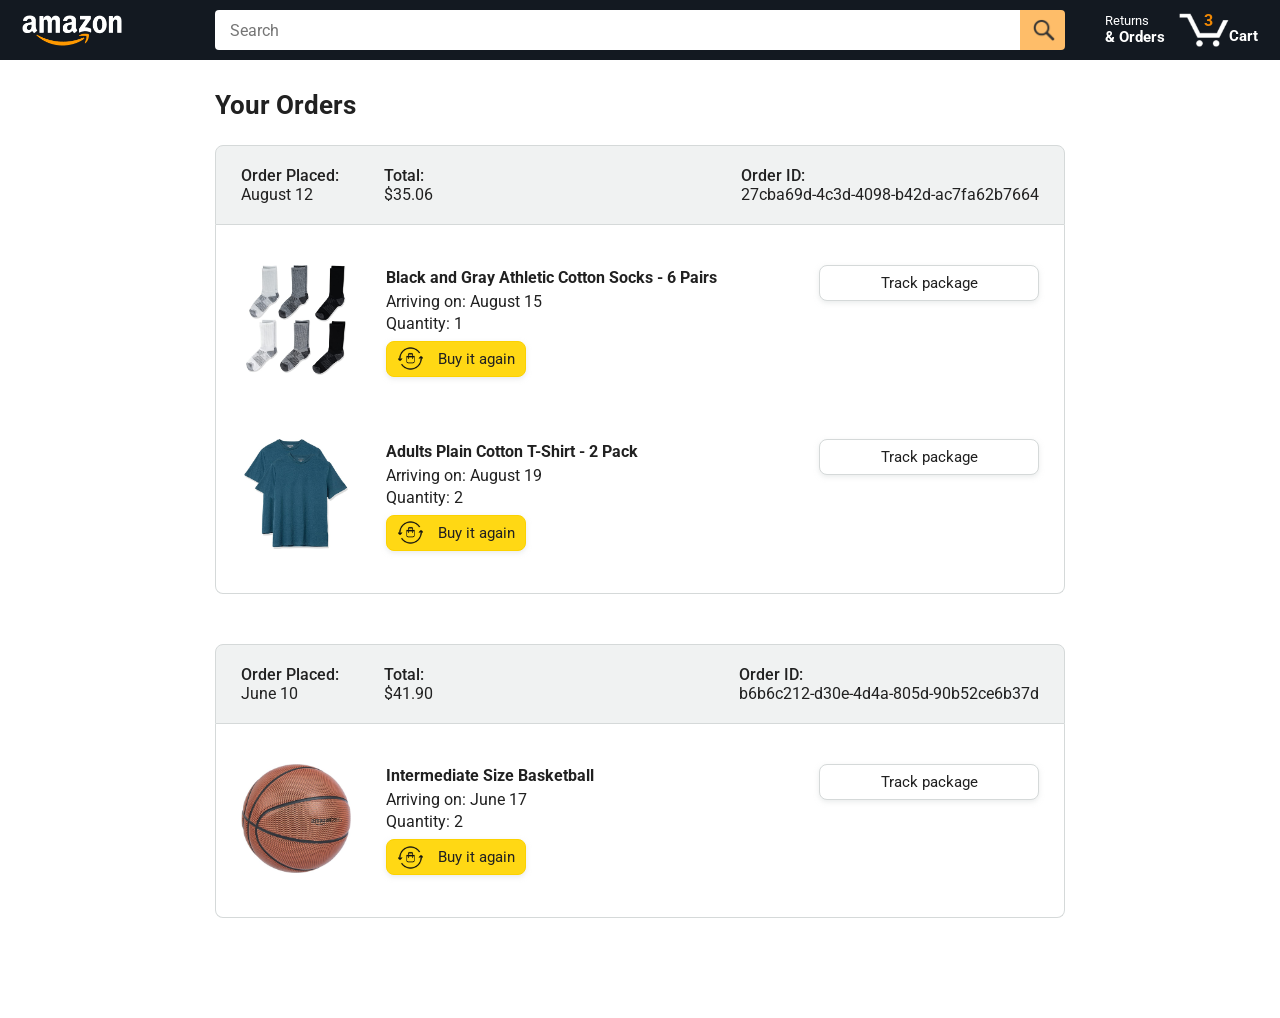
<file: orders.html>
<!doctype html>
<html>
  <head>
    <title>Orders</title>

    <!-- This code is needed for responsive design to work.
      (Responsive design = make the website look good on
      smaller screen sizes like a phone or a tablet). -->
    <meta name="viewport" content="width=device-width, initial-scale=1" />

    <!-- Load a font called Roboto from Google Fonts. -->
    <link rel="preconnect" href="https://fonts.googleapis.com" />
    <link rel="preconnect" href="https://fonts.gstatic.com" crossorigin />
    <link
      href="https://fonts.googleapis.com/css2?family=Roboto:wght@400;500;700&display=swap"
      rel="stylesheet"
    />

    <!-- Here are the CSS files for this page. -->
    <link rel="stylesheet" href="styles/shared/general.css" />
    <link rel="stylesheet" href="styles/shared/amazon-header.css" />
    <link rel="stylesheet" href="styles/pages/orders.css" />
  </head>
  <body>
    <div class="amazon-header">
      <div class="amazon-header-left-section">
        <a href="index.html" class="header-link">
          <img class="amazon-logo" src="images/amazon-logo-white.png" />
          <img
            class="amazon-mobile-logo"
            src="images/amazon-mobile-logo-white.png"
          />
        </a>
      </div>

      <div class="amazon-header-middle-section">
        <input class="search-bar" type="text" placeholder="Search" />

        <button class="search-button">
          <img class="search-icon" src="images/icons/search-icon.png" />
        </button>
      </div>

      <div class="amazon-header-right-section">
        <a class="orders-link header-link" href="orders.html">
          <span class="returns-text">Returns</span>
          <span class="orders-text">& Orders</span>
        </a>

        <a class="cart-link header-link" href="checkout.html">
          <img class="cart-icon" src="images/icons/cart-icon.png" />
          <div class="cart-quantity">3</div>
          <div class="cart-text">Cart</div>
        </a>
      </div>
    </div>

    <div class="main">
      <div class="page-title">Your Orders</div>

      <div class="orders-grid">
        <div class="order-container">
          <div class="order-header">
            <div class="order-header-left-section">
              <div class="order-date">
                <div class="order-header-label">Order Placed:</div>
                <div>August 12</div>
              </div>
              <div class="order-total">
                <div class="order-header-label">Total:</div>
                <div>$35.06</div>
              </div>
            </div>

            <div class="order-header-right-section">
              <div class="order-header-label">Order ID:</div>
              <div>27cba69d-4c3d-4098-b42d-ac7fa62b7664</div>
            </div>
          </div>

          <div class="order-details-grid">
            <div class="product-image-container">
              <img src="images/products/athletic-cotton-socks-6-pairs.jpg" />
            </div>

            <div class="product-details">
              <div class="product-name">
                Black and Gray Athletic Cotton Socks - 6 Pairs
              </div>
              <div class="product-delivery-date">Arriving on: August 15</div>
              <div class="product-quantity">Quantity: 1</div>
              <button class="buy-again-button button-primary">
                <img class="buy-again-icon" src="images/icons/buy-again.png" />
                <span class="buy-again-message">Buy it again</span>
              </button>
            </div>

            <div class="product-actions">
              <a href="tracking.html">
                <button class="track-package-button button-secondary">
                  Track package
                </button>
              </a>
            </div>

            <div class="product-image-container">
              <img
                src="images/products/adults-plain-cotton-tshirt-2-pack-teal.jpg"
              />
            </div>

            <div class="product-details">
              <div class="product-name">
                Adults Plain Cotton T-Shirt - 2 Pack
              </div>
              <div class="product-delivery-date">Arriving on: August 19</div>
              <div class="product-quantity">Quantity: 2</div>
              <button class="buy-again-button button-primary">
                <img class="buy-again-icon" src="images/icons/buy-again.png" />
                <span class="buy-again-message">Buy it again</span>
              </button>
            </div>

            <div class="product-actions">
              <a href="tracking.html?">
                <button class="track-package-button button-secondary">
                  Track package
                </button>
              </a>
            </div>
          </div>
        </div>

        <div class="order-container">
          <div class="order-header">
            <div class="order-header-left-section">
              <div class="order-date">
                <div class="order-header-label">Order Placed:</div>
                <div>June 10</div>
              </div>
              <div class="order-total">
                <div class="order-header-label">Total:</div>
                <div>$41.90</div>
              </div>
            </div>

            <div class="order-header-right-section">
              <div class="order-header-label">Order ID:</div>
              <div>b6b6c212-d30e-4d4a-805d-90b52ce6b37d</div>
            </div>
          </div>

          <div class="order-details-grid">
            <div class="product-image-container">
              <img
                src="images/products/intermediate-composite-basketball.jpg"
              />
            </div>

            <div class="product-details">
              <div class="product-name">Intermediate Size Basketball</div>
              <div class="product-delivery-date">Arriving on: June 17</div>
              <div class="product-quantity">Quantity: 2</div>
              <button class="buy-again-button button-primary">
                <img class="buy-again-icon" src="images/icons/buy-again.png" />
                <span class="buy-again-message">Buy it again</span>
              </button>
            </div>

            <div class="product-actions">
              <a href="tracking.html">
                <button class="track-package-button button-secondary">
                  Track package
                </button>
              </a>
            </div>
          </div>
        </div>
      </div>
    </div>
  </body>
</html>
</file>
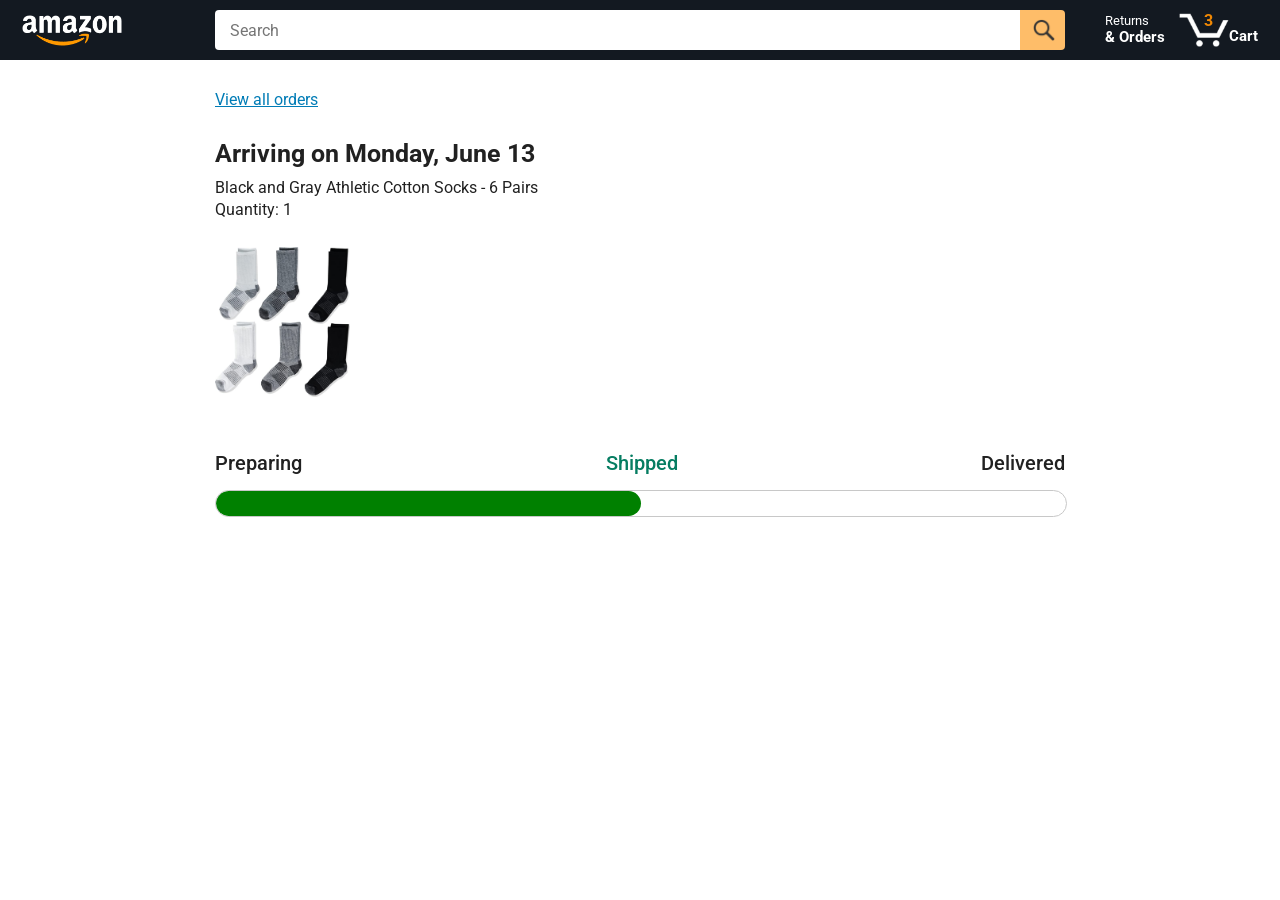
<file: tracking.html>
<!doctype html>
<html>
  <head>
    <title>Tracking</title>

    <!-- This code is needed for responsive design to work.
      (Responsive design = make the website look good on
      smaller screen sizes like a phone or a tablet). -->
    <meta name="viewport" content="width=device-width, initial-scale=1" />

    <!-- Load a font called Roboto from Google Fonts. -->
    <link rel="preconnect" href="https://fonts.googleapis.com" />
    <link rel="preconnect" href="https://fonts.gstatic.com" crossorigin />
    <link
      href="https://fonts.googleapis.com/css2?family=Roboto:wght@400;500;700&display=swap"
      rel="stylesheet"
    />

    <!-- Here are the CSS files for this page. -->
    <link rel="stylesheet" href="styles/shared/general.css" />
    <link rel="stylesheet" href="styles/shared/amazon-header.css" />
    <link rel="stylesheet" href="styles/pages/tracking.css" />
  </head>
  <body>
    <div class="amazon-header">
      <div class="amazon-header-left-section">
        <a href="index.html" class="header-link">
          <img class="amazon-logo" src="images/amazon-logo-white.png" />
          <img
            class="amazon-mobile-logo"
            src="images/amazon-mobile-logo-white.png"
          />
        </a>
      </div>

      <div class="amazon-header-middle-section">
        <input class="search-bar" type="text" placeholder="Search" />

        <button class="search-button">
          <img class="search-icon" src="images/icons/search-icon.png" />
        </button>
      </div>

      <div class="amazon-header-right-section">
        <a class="orders-link header-link" href="orders.html">
          <span class="returns-text">Returns</span>
          <span class="orders-text">& Orders</span>
        </a>

        <a class="cart-link header-link" href="checkout.html">
          <img class="cart-icon" src="images/icons/cart-icon.png" />
          <div class="cart-quantity">3</div>
          <div class="cart-text">Cart</div>
        </a>
      </div>
    </div>

    <div class="main">
      <div class="order-tracking">
        <a class="back-to-orders-link link-primary" href="orders.html">
          View all orders
        </a>

        <div class="delivery-date">Arriving on Monday, June 13</div>

        <div class="product-info">
          Black and Gray Athletic Cotton Socks - 6 Pairs
        </div>

        <div class="product-info">Quantity: 1</div>

        <img
          class="product-image"
          src="images/products/athletic-cotton-socks-6-pairs.jpg"
        />

        <div class="progress-labels-container">
          <div class="progress-label">Preparing</div>
          <div class="progress-label current-status">Shipped</div>
          <div class="progress-label">Delivered</div>
        </div>

        <div class="progress-bar-container">
          <div class="progress-bar"></div>
        </div>
      </div>
    </div>
    <script>
      const url = new URL(window.location.href);
      url.searchParams.get("orderId");
      url.searchParams.get("prtoductId");
    </script>
  </body>
</html>
</file>
<file: styles/shared/general.css>
body {
  font-family: Roboto, Arial;
  color: rgb(33, 33, 33);
  /* The <body> element has a default margin of 8px
     on all sides. This removes the default margins. */
  margin: 0;
}

/* <p> elements have a default margin on the top
   and bottom. This removes the default margins. */
p {
  margin: 0;
}

button {
  cursor: pointer;
}

select {
  cursor: pointer;
}

input, select, button {
  font-family: Roboto, Arial;
}

.button-primary {
  color: rgb(33, 33, 33);
  background-color: rgb(255, 216, 20);
  border: 1px solid rgb(252, 210, 0);
  border-radius: 8px;
  cursor: pointer;
  box-shadow: 0 2px 5px rgba(213, 217, 217, 0.5);
}

.button-primary:hover {
  background-color: rgb(247, 202, 0);
  border: 1px solid rgb(242, 194, 0);
}

.button-primary:active {
  background: rgb(255, 216, 20);
  border-color: rgb(252, 210, 0);
  box-shadow: none;
}

.button-secondary {
  color: rgb(33, 33, 33);
  background: white;
  border: 1px solid rgb(213, 217, 217);
  border-radius: 8px;
  cursor: pointer;
  box-shadow: 0 2px 5px rgba(213, 217, 217, 0.5);
}

.button-secondary:hover {
  background-color: rgb(247, 250, 250);
}

.button-secondary:active {
  background-color: rgb(237, 253, 255);
  box-shadow: none;
}

/* These styles will limit text to 2 lines. Anything
   beyond 2 lines will be replaced with "..."
   You can find this code by using an A.I. tool or by
   searching in Google.
   https://css-tricks.com/almanac/properties/l/line-clamp/ */
.limit-text-to-2-lines {
  display: -webkit-box;
  -webkit-line-clamp: 2;
  -webkit-box-orient: vertical;
  overflow: hidden;
}

.link-primary {
  color: rgb(1, 124, 182);
  cursor: pointer;
}

.link-primary:hover {
  color: rgb(196, 80, 0);
}

/* Styles for dropdown selectors. */
select {
  color: rgb(33, 33, 33);
  background-color: rgb(240, 240, 240);
  border: 1px solid rgb(213, 217, 217);
  border-radius: 8px;
  padding: 3px 5px;
  font-size: 15px;
  cursor: pointer;
  box-shadow: 0 2px 5px rgba(213, 217, 217, 0.5);
}

select:focus,
input:focus {
  outline: 2px solid rgb(255, 153, 0);
}
</file>
<file: styles/shared/amazon-header.css>
.amazon-header {
  background-color: rgb(19, 25, 33);
  color: white;
  padding-left: 15px;
  padding-right: 15px;

  display: flex;
  align-items: center;
  justify-content: space-between;

  position: fixed;
  top: 0;
  left: 0;
  right: 0;
  height: 60px;
}

.amazon-header-left-section {
  width: 180px;
}

@media (max-width: 800px) {
  .amazon-header-left-section {
    width: unset;
  }
}

.header-link {
  display: inline-block;
  padding: 6px;
  border-radius: 2px;
  cursor: pointer;
  text-decoration: none;
  border: 1px solid rgba(0, 0, 0, 0);
}

.header-link:hover {
  border: 1px solid white;
}

.amazon-logo {
  width: 100px;
  margin-top: 5px;
}

.amazon-mobile-logo {
  display: none;
}

@media (max-width: 575px) {
  .amazon-logo {
    display: none;
  }

  .amazon-mobile-logo {
    display: block;
    height: 35px;
    margin-top: 5px;
  }
}

.amazon-header-middle-section {
  flex: 1;
  max-width: 850px;
  margin-left: 10px;
  margin-right: 10px;
  display: flex;
}

.search-bar {
  flex: 1;
  width: 0;
  font-size: 16px;
  height: 38px;
  padding-left: 15px;
  border: none;
  border-top-left-radius: 4px;
  border-bottom-left-radius: 4px;
  border-top-right-radius: 0;
  border-bottom-right-radius: 0;
}

.search-button {
  background-color: rgb(254, 189, 105);
  border: none;
  width: 45px;
  height: 40px;
  border-top-right-radius: 4px;
  border-bottom-right-radius: 4px;
  flex-shrink: 0;
}

.search-icon {
  height: 22px;
  margin-left: 2px;
  margin-top: 3px;
}

.amazon-header-right-section {
  width: 180px;
  flex-shrink: 0;
  display: flex;
  justify-content: end;
}

.orders-link {
  color: white;
}

.returns-text {
  display: block;
  font-size: 13px;
}

.orders-text {
  display: block;
  font-size: 15px;
  font-weight: 700;
}

.cart-link {
  color: white;
  display: flex;
  align-items: center;
  position: relative;
}

.cart-icon {
  width: 50px;
}

.cart-text {
  margin-top: 12px;
  font-size: 15px;
  font-weight: 700;
}

.cart-quantity {
  color: rgb(240, 136, 4);
  font-size: 16px;
  font-weight: 700;

  position: absolute;
  top: 4px;
  left: 22px;
  
  width: 26px;
  text-align: center;
}
</file>
<file: styles/pages/orders.css>
.main {
  max-width: 850px;
  margin-top: 90px;
  margin-bottom: 100px;
  padding-left: 20px;
  padding-right: 20px;

  /* margin-left: auto;
     margin-right auto;
     Is a trick for centering an element horizontally
     without needing a container. */
  margin-left: auto;
  margin-right: auto;
}

.page-title {
  font-weight: 700;
  font-size: 26px;
  margin-bottom: 25px;
}

.orders-grid {
  display: grid;
  grid-template-columns: 1fr;
  row-gap: 50px;
}

.order-header {
  background-color: rgb(240, 242, 242);
  border: 1px solid rgb(213, 217, 217);

  display: flex;
  align-items: center;
  justify-content: space-between;

  padding: 20px 25px;
  border-top-left-radius: 8px;
  border-top-right-radius: 8px;
}

.order-header-left-section {
  display: flex;
  flex-shrink: 0;
}

.order-header-label {
  font-weight: 500;
}

.order-date,
.order-total {
  margin-right: 45px;
}

.order-header-right-section {
  flex-shrink: 1;
}

@media (max-width: 575px) {
  .order-header {
    flex-direction: column;
    align-items: start;
    line-height: 23px;
    padding: 15px;
  }

  .order-header-left-section {
    flex-direction: column;
  }

  .order-header-label {
    margin-right: 5px;
  }

  .order-date,
  .order-total {
    display: grid;
    grid-template-columns: auto 1fr;
    margin-right: 0;
  }

  .order-header-right-section {
    display: grid;
    grid-template-columns: auto 1fr;
  }
}

.order-details-grid {
  padding: 40px 25px;
  border: 1px solid rgb(213, 217, 217);
  border-top: none;
  border-bottom-left-radius: 8px;
  border-bottom-right-radius: 8px;

  display: grid;
  grid-template-columns: 110px 1fr 220px;
  column-gap: 35px;
  row-gap: 60px;
  align-items: center;
}

@media (max-width: 800px) {
  .order-details-grid {
    grid-template-columns: 110px 1fr;
    row-gap: 0;
    padding-bottom: 8px;
  }
}

@media (max-width: 450px) {
  .order-details-grid {
    grid-template-columns: 1fr;
  }
}

.product-image-container {
  text-align: center;
}

.product-image-container img {
  max-width: 110px;
  max-height: 110px;
}

.product-name {
  font-weight: 700;
  margin-bottom: 5px;
}

.product-delivery-date {
  margin-bottom: 3px;
}

.product-quantity {
  margin-bottom: 8px;
}

.buy-again-button {
  font-size: 15px;
  width: 140px;
  height: 36px;
  border-radius: 8px;

  display: flex;
  align-items: center;
  justify-content: center;
}

.buy-again-icon {
  width: 25px;
  margin-right: 15px;
}

.product-actions {
  align-self: start;
}

.track-package-button {
  width: 100%;
  font-size: 15px;
  padding: 8px;
}

@media (max-width: 800px) {
  .buy-again-button {
    margin-bottom: 10px;
  }

  .product-actions {
    /* grid-column: 2 means this element will be placed
       in column 2 in the grid. (Normally, the column that
       an element is placed in is determined by the order
       of the elements in the HTML. grid-column overrides
       this default ordering). */
    grid-column: 2;
    margin-bottom: 30px;
  }

  .track-package-button {
    width: 140px;
  }
}

@media (max-width: 450px) {
  .product-image-container {
    text-align: center;
    margin-bottom: 25px;
  }

  .product-image-container img {
    max-width: 150px;
    max-height: 150px;
  }

  .product-name {
    margin-bottom: 10px;
  }

  .product-quantity {
    margin-bottom: 15px;
  }

  .buy-again-button {
    width: 100%;
    margin-bottom: 15px;
  }

  .product-actions {
    /* grid-column: auto; undos grid-column: 2; from above.
       This element will now be placed in its normal column
       in the grid. */
    grid-column: auto;
    margin-bottom: 70px;
  }

  .track-package-button {
    width: 100%;
    padding: 12px;
  }
}
</file>
<file: styles/pages/tracking.css>
.main {
  max-width: 850px;
  margin-top: 90px;
  margin-bottom: 100px;
  padding-left: 30px;
  padding-right: 30px;

  /* margin-left: auto;
     margin-right auto;
     Is a trick for centering an element horizontally
     without needing a container. */
  margin-left: auto;
  margin-right: auto;
}

.back-to-orders-link {
  display: inline-block;
  margin-bottom: 30px;
}

.delivery-date {
  font-size: 25px;
  font-weight: 700;
  margin-bottom: 10px;
}

.product-info {
  margin-bottom: 3px;
}

.product-image {
  max-width: 150px;
  max-height: 150px;
  margin-top: 25px;
  margin-bottom: 50px;
}

.progress-labels-container {
  display: flex;
  justify-content: space-between;
  font-size: 20px;
  font-weight: 500;
  margin-bottom: 15px;
}

.current-status {
  color: rgb(6, 125, 98);
}

@media (max-width: 575px) {
  .progress-labels-container {
    font-size: 16px;
  }
}

@media (max-width: 450px) {
  .progress-labels-container {
    flex-direction: column;
    margin-bottom: 5px;
  }

  .progress-label {
    margin-bottom: 3px;
  }
}

.progress-bar-container {
  height: 25px;
  width: 100%;

  border: 1px solid rgb(200, 200, 200);
  border-radius: 50px;
  overflow: hidden;
}

.progress-bar {
  height: 100%;
  background-color: green;
  border-radius: 50px;
  width: 50%;
}
</file>
